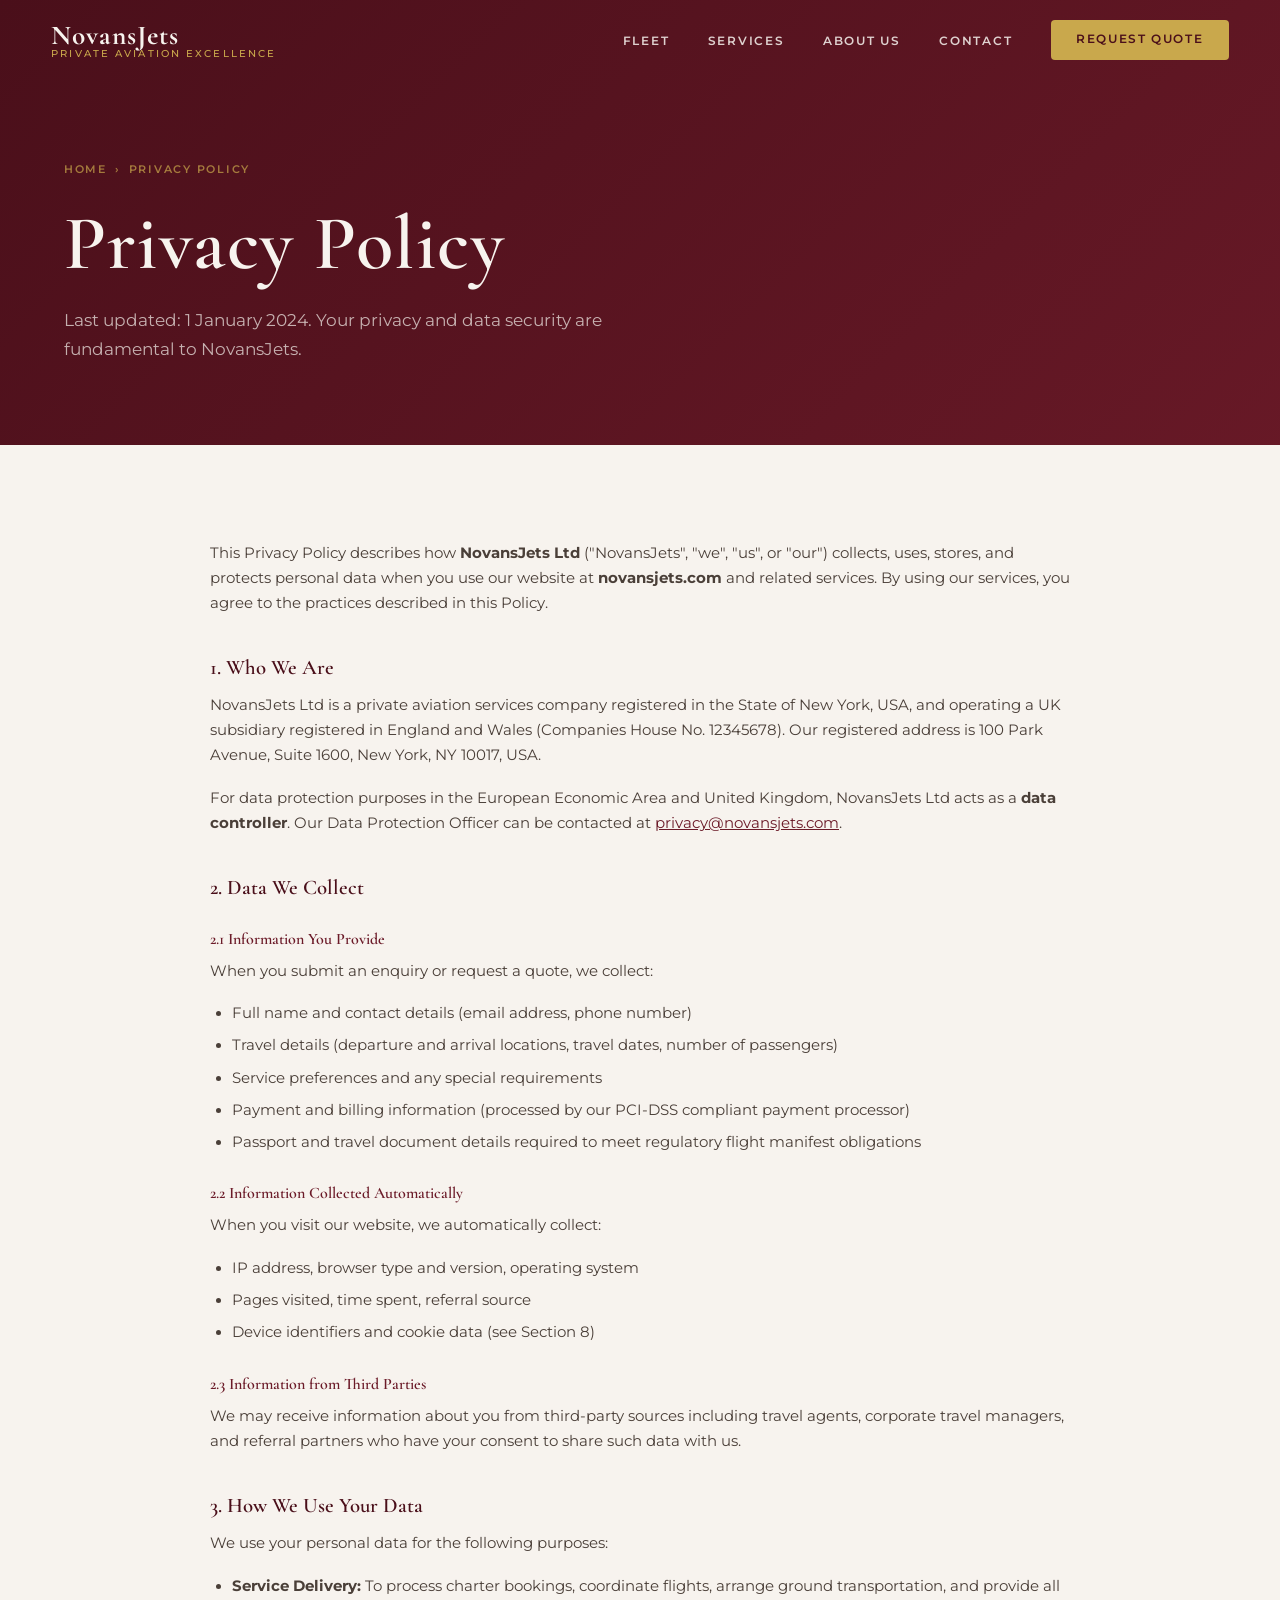
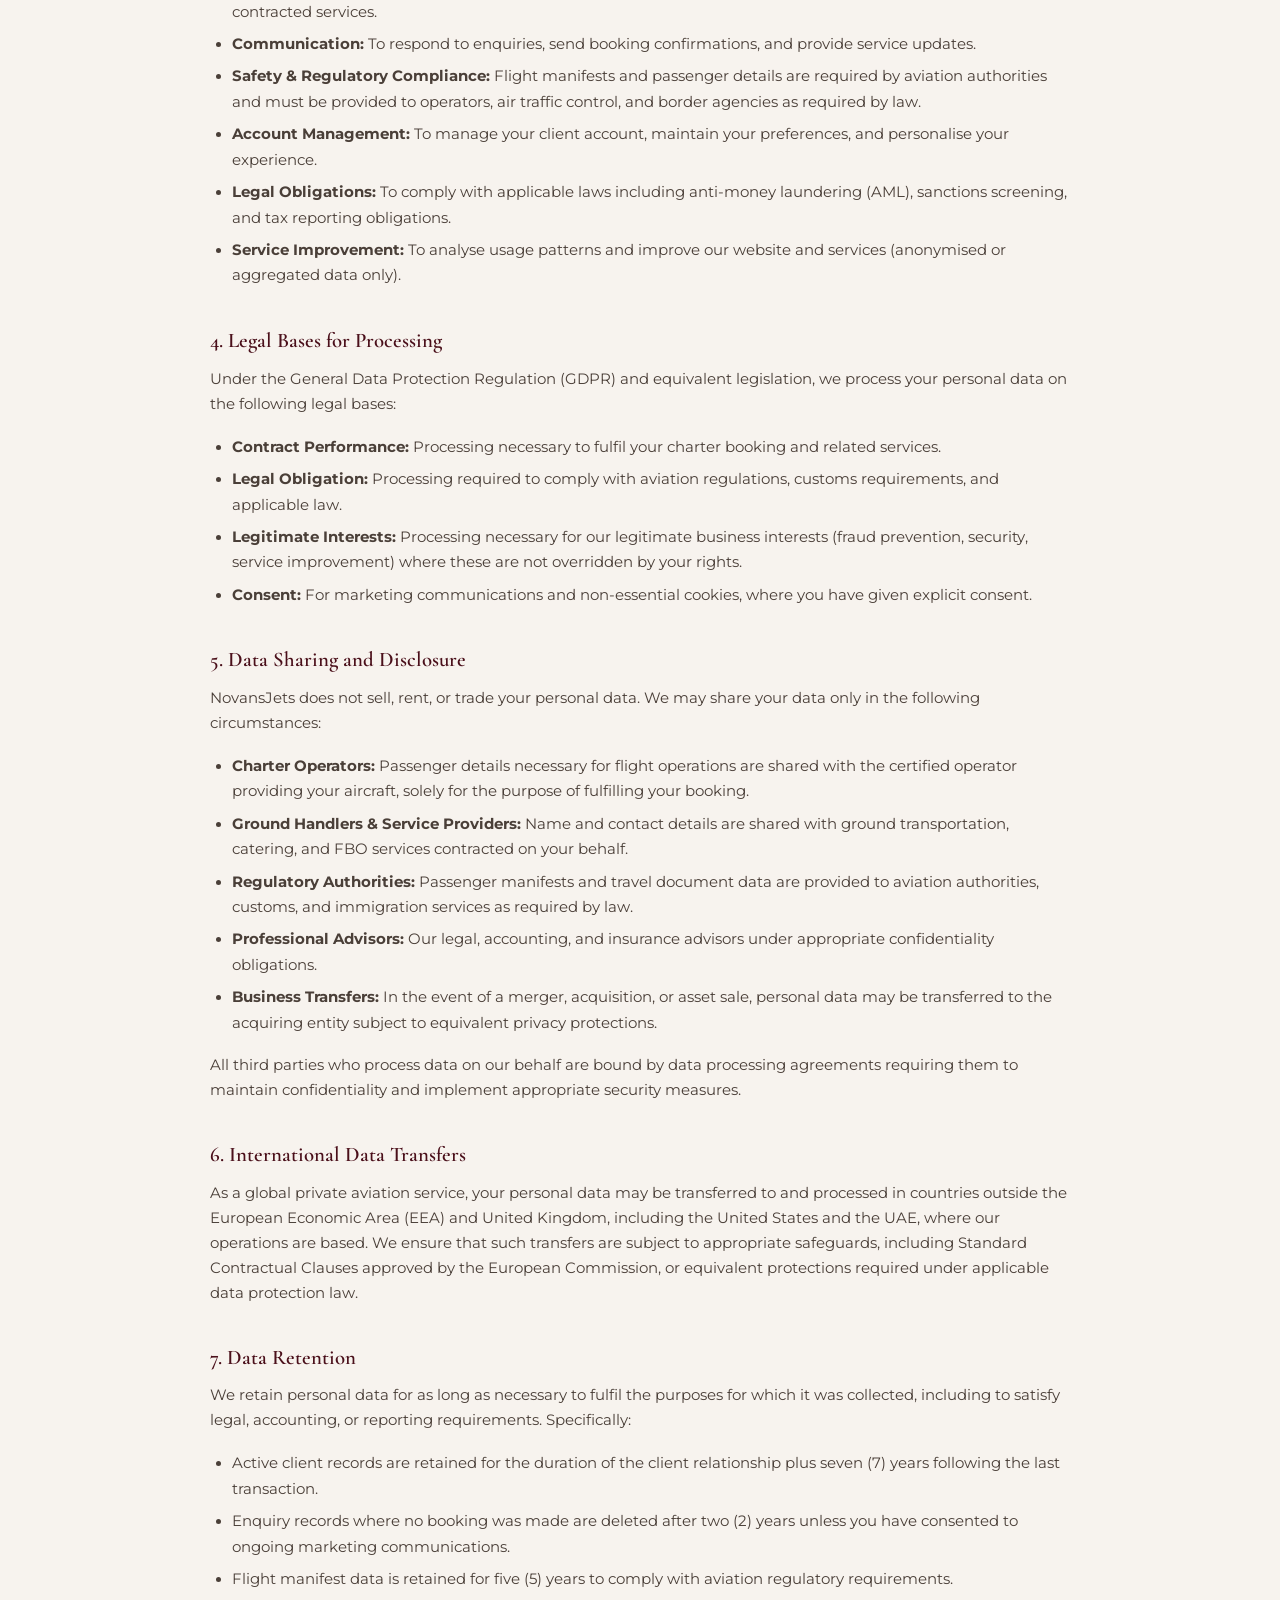
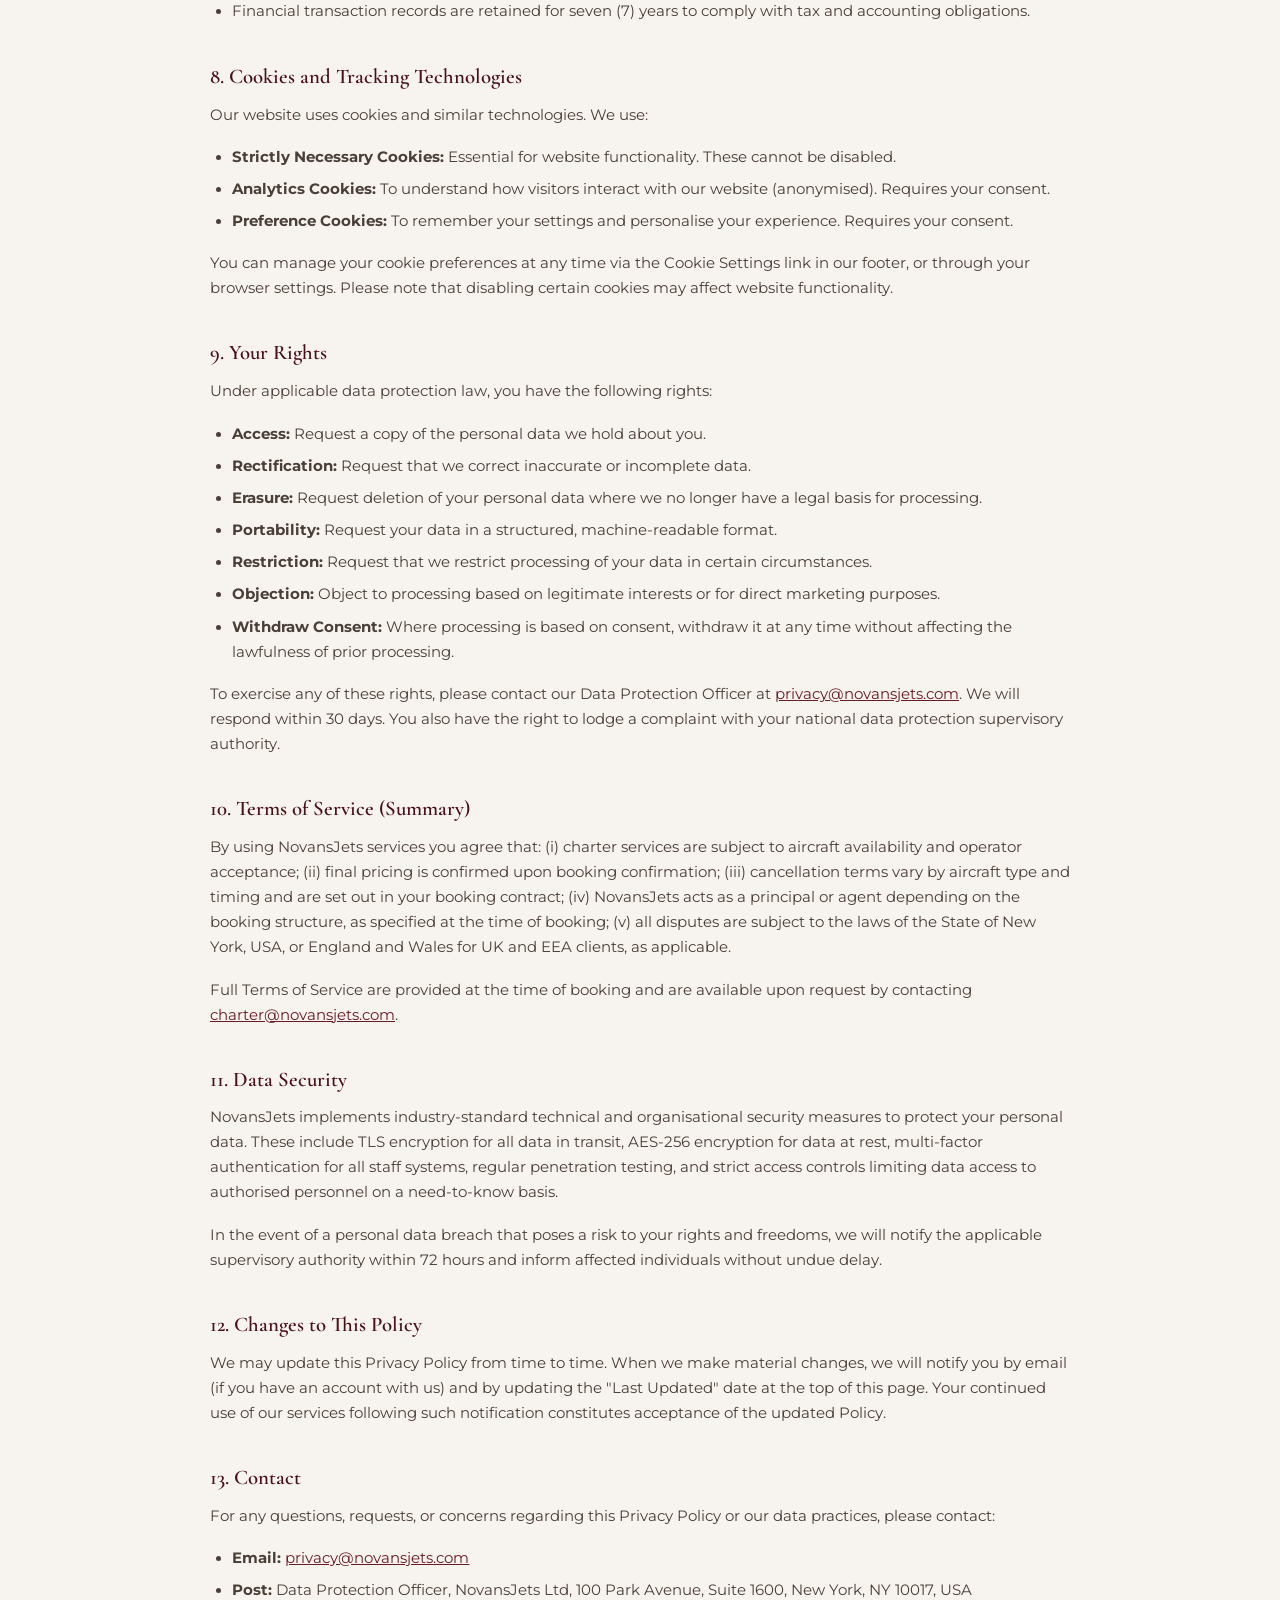
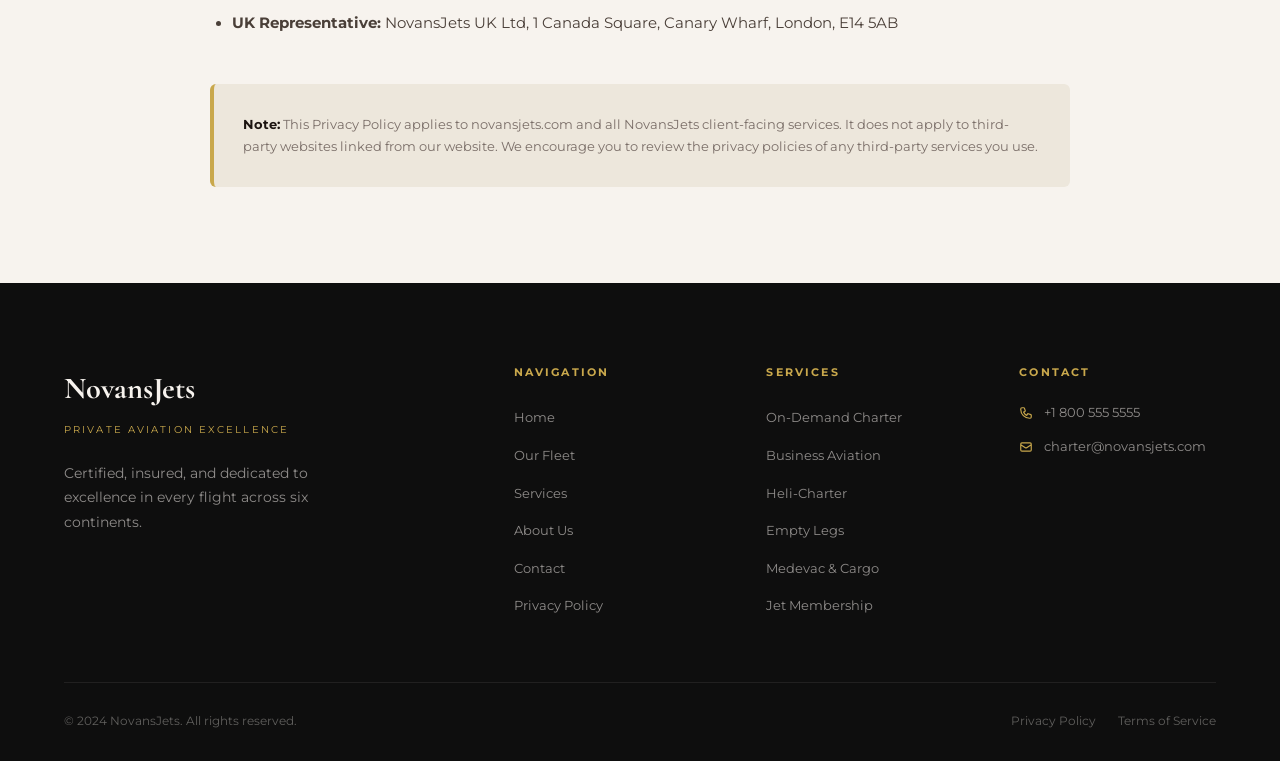
<file: pages/privacy.html>
<!DOCTYPE html>
<html lang="en">
<head>
  <meta charset="UTF-8" />
  <meta name="viewport" content="width=device-width, initial-scale=1.0" />
  <meta name="description" content="NovansJets Privacy Policy – How we collect, use, and protect your personal data." />
  <title>Privacy Policy | NovansJets Private Aviation</title>

  <link rel="preconnect" href="https://fonts.googleapis.com" />
  <link rel="preconnect" href="https://fonts.gstatic.com" crossorigin />
  <link href="https://fonts.googleapis.com/css2?family=Cormorant+Garamond:ital,wght@0,400;0,600;0,700;1,400&family=Montserrat:wght@400;500;600;700&display=swap" rel="stylesheet" />
  <link rel="stylesheet" href="../css/style.css" />
</head>
<body class="subpage">

  <canvas id="map-canvas" class="map-bg-canvas" aria-hidden="true"></canvas>

  <div class="subpage-content">

    <!-- ══ NAVIGATION ══ -->
    <nav id="navbar" class="navbar navbar--solid" aria-label="Main navigation">
      <div class="navbar__inner">
        <a href="../index.html" class="navbar__logo" aria-label="NovansJets Home">
          <span class="navbar__logo-text">NovansJets</span>
          <span class="navbar__logo-tagline">Private Aviation Excellence</span>
        </a>
        <ul id="nav-menu" class="navbar__menu" role="list">
          <li><a href="fleet.html"    class="navbar__link" data-page="fleet.html">Fleet</a></li>
          <li><a href="services.html" class="navbar__link" data-page="services.html">Services</a></li>
          <li><a href="about.html"    class="navbar__link" data-page="about.html">About Us</a></li>
          <li><a href="contact.html"  class="navbar__link" data-page="contact.html">Contact</a></li>
          <li><a href="contact.html"  class="btn btn--gold btn--sm navbar__cta">Request Quote</a></li>
        </ul>
        <button id="hamburger" class="navbar__hamburger" aria-label="Toggle menu" aria-expanded="false">
          <span></span><span></span><span></span>
        </button>
      </div>
    </nav>

    <!-- ══ PAGE HERO ══ -->
    <header class="page-hero" aria-labelledby="privacy-hero-heading">
      <div class="page-hero__overlay" style="background:linear-gradient(135deg,rgba(74,15,26,0.96) 0%,rgba(107,26,40,0.88) 100%);"></div>
      <div class="container page-hero__content">
        <nav class="page-hero__breadcrumb" aria-label="Breadcrumb">
          <a href="../index.html">Home</a> <span>›</span> Privacy Policy
        </nav>
        <h1 id="privacy-hero-heading" class="page-hero__title">Privacy Policy</h1>
        <p class="page-hero__subtitle">Last updated: 1 January 2024. Your privacy and data security are fundamental to NovansJets.</p>
      </div>
    </header>

    <main>
      <section class="section section--cream">
        <div class="container container--narrow">
          <div class="privacy-content">

            <p>This Privacy Policy describes how <strong>NovansJets Ltd</strong> ("NovansJets", "we", "us", or "our") collects, uses, stores, and protects personal data when you use our website at <strong>novansjets.com</strong> and related services. By using our services, you agree to the practices described in this Policy.</p>

            <h3>1. Who We Are</h3>
            <p>NovansJets Ltd is a private aviation services company registered in the State of New York, USA, and operating a UK subsidiary registered in England and Wales (Companies House No. 12345678). Our registered address is 100 Park Avenue, Suite 1600, New York, NY 10017, USA.</p>
            <p>For data protection purposes in the European Economic Area and United Kingdom, NovansJets Ltd acts as a <strong>data controller</strong>. Our Data Protection Officer can be contacted at <a href="mailto:privacy@novansjets.com" style="color:var(--burgundy); text-decoration:underline;">privacy@novansjets.com</a>.</p>

            <h3>2. Data We Collect</h3>
            <h4>2.1 Information You Provide</h4>
            <p>When you submit an enquiry or request a quote, we collect:</p>
            <ul>
              <li>Full name and contact details (email address, phone number)</li>
              <li>Travel details (departure and arrival locations, travel dates, number of passengers)</li>
              <li>Service preferences and any special requirements</li>
              <li>Payment and billing information (processed by our PCI-DSS compliant payment processor)</li>
              <li>Passport and travel document details required to meet regulatory flight manifest obligations</li>
            </ul>

            <h4>2.2 Information Collected Automatically</h4>
            <p>When you visit our website, we automatically collect:</p>
            <ul>
              <li>IP address, browser type and version, operating system</li>
              <li>Pages visited, time spent, referral source</li>
              <li>Device identifiers and cookie data (see Section 8)</li>
            </ul>

            <h4>2.3 Information from Third Parties</h4>
            <p>We may receive information about you from third-party sources including travel agents, corporate travel managers, and referral partners who have your consent to share such data with us.</p>

            <h3>3. How We Use Your Data</h3>
            <p>We use your personal data for the following purposes:</p>
            <ul>
              <li><strong>Service Delivery:</strong> To process charter bookings, coordinate flights, arrange ground transportation, and provide all contracted services.</li>
              <li><strong>Communication:</strong> To respond to enquiries, send booking confirmations, and provide service updates.</li>
              <li><strong>Safety &amp; Regulatory Compliance:</strong> Flight manifests and passenger details are required by aviation authorities and must be provided to operators, air traffic control, and border agencies as required by law.</li>
              <li><strong>Account Management:</strong> To manage your client account, maintain your preferences, and personalise your experience.</li>
              <li><strong>Legal Obligations:</strong> To comply with applicable laws including anti-money laundering (AML), sanctions screening, and tax reporting obligations.</li>
              <li><strong>Service Improvement:</strong> To analyse usage patterns and improve our website and services (anonymised or aggregated data only).</li>
            </ul>

            <h3>4. Legal Bases for Processing</h3>
            <p>Under the General Data Protection Regulation (GDPR) and equivalent legislation, we process your personal data on the following legal bases:</p>
            <ul>
              <li><strong>Contract Performance:</strong> Processing necessary to fulfil your charter booking and related services.</li>
              <li><strong>Legal Obligation:</strong> Processing required to comply with aviation regulations, customs requirements, and applicable law.</li>
              <li><strong>Legitimate Interests:</strong> Processing necessary for our legitimate business interests (fraud prevention, security, service improvement) where these are not overridden by your rights.</li>
              <li><strong>Consent:</strong> For marketing communications and non-essential cookies, where you have given explicit consent.</li>
            </ul>

            <h3>5. Data Sharing and Disclosure</h3>
            <p>NovansJets does not sell, rent, or trade your personal data. We may share your data only in the following circumstances:</p>
            <ul>
              <li><strong>Charter Operators:</strong> Passenger details necessary for flight operations are shared with the certified operator providing your aircraft, solely for the purpose of fulfilling your booking.</li>
              <li><strong>Ground Handlers &amp; Service Providers:</strong> Name and contact details are shared with ground transportation, catering, and FBO services contracted on your behalf.</li>
              <li><strong>Regulatory Authorities:</strong> Passenger manifests and travel document data are provided to aviation authorities, customs, and immigration services as required by law.</li>
              <li><strong>Professional Advisors:</strong> Our legal, accounting, and insurance advisors under appropriate confidentiality obligations.</li>
              <li><strong>Business Transfers:</strong> In the event of a merger, acquisition, or asset sale, personal data may be transferred to the acquiring entity subject to equivalent privacy protections.</li>
            </ul>
            <p>All third parties who process data on our behalf are bound by data processing agreements requiring them to maintain confidentiality and implement appropriate security measures.</p>

            <h3>6. International Data Transfers</h3>
            <p>As a global private aviation service, your personal data may be transferred to and processed in countries outside the European Economic Area (EEA) and United Kingdom, including the United States and the UAE, where our operations are based. We ensure that such transfers are subject to appropriate safeguards, including Standard Contractual Clauses approved by the European Commission, or equivalent protections required under applicable data protection law.</p>

            <h3>7. Data Retention</h3>
            <p>We retain personal data for as long as necessary to fulfil the purposes for which it was collected, including to satisfy legal, accounting, or reporting requirements. Specifically:</p>
            <ul>
              <li>Active client records are retained for the duration of the client relationship plus seven (7) years following the last transaction.</li>
              <li>Enquiry records where no booking was made are deleted after two (2) years unless you have consented to ongoing marketing communications.</li>
              <li>Flight manifest data is retained for five (5) years to comply with aviation regulatory requirements.</li>
              <li>Financial transaction records are retained for seven (7) years to comply with tax and accounting obligations.</li>
            </ul>

            <h3>8. Cookies and Tracking Technologies</h3>
            <p>Our website uses cookies and similar technologies. We use:</p>
            <ul>
              <li><strong>Strictly Necessary Cookies:</strong> Essential for website functionality. These cannot be disabled.</li>
              <li><strong>Analytics Cookies:</strong> To understand how visitors interact with our website (anonymised). Requires your consent.</li>
              <li><strong>Preference Cookies:</strong> To remember your settings and personalise your experience. Requires your consent.</li>
            </ul>
            <p>You can manage your cookie preferences at any time via the Cookie Settings link in our footer, or through your browser settings. Please note that disabling certain cookies may affect website functionality.</p>

            <h3>9. Your Rights</h3>
            <p>Under applicable data protection law, you have the following rights:</p>
            <ul>
              <li><strong>Access:</strong> Request a copy of the personal data we hold about you.</li>
              <li><strong>Rectification:</strong> Request that we correct inaccurate or incomplete data.</li>
              <li><strong>Erasure:</strong> Request deletion of your personal data where we no longer have a legal basis for processing.</li>
              <li><strong>Portability:</strong> Request your data in a structured, machine-readable format.</li>
              <li><strong>Restriction:</strong> Request that we restrict processing of your data in certain circumstances.</li>
              <li><strong>Objection:</strong> Object to processing based on legitimate interests or for direct marketing purposes.</li>
              <li><strong>Withdraw Consent:</strong> Where processing is based on consent, withdraw it at any time without affecting the lawfulness of prior processing.</li>
            </ul>
            <p>To exercise any of these rights, please contact our Data Protection Officer at <a href="mailto:privacy@novansjets.com" style="color:var(--burgundy); text-decoration:underline;">privacy@novansjets.com</a>. We will respond within 30 days. You also have the right to lodge a complaint with your national data protection supervisory authority.</p>

            <h3 id="terms">10. Terms of Service (Summary)</h3>
            <p>By using NovansJets services you agree that: (i) charter services are subject to aircraft availability and operator acceptance; (ii) final pricing is confirmed upon booking confirmation; (iii) cancellation terms vary by aircraft type and timing and are set out in your booking contract; (iv) NovansJets acts as a principal or agent depending on the booking structure, as specified at the time of booking; (v) all disputes are subject to the laws of the State of New York, USA, or England and Wales for UK and EEA clients, as applicable.</p>
            <p>Full Terms of Service are provided at the time of booking and are available upon request by contacting <a href="mailto:charter@novansjets.com" style="color:var(--burgundy); text-decoration:underline;">charter@novansjets.com</a>.</p>

            <h3>11. Data Security</h3>
            <p>NovansJets implements industry-standard technical and organisational security measures to protect your personal data. These include TLS encryption for all data in transit, AES-256 encryption for data at rest, multi-factor authentication for all staff systems, regular penetration testing, and strict access controls limiting data access to authorised personnel on a need-to-know basis.</p>
            <p>In the event of a personal data breach that poses a risk to your rights and freedoms, we will notify the applicable supervisory authority within 72 hours and inform affected individuals without undue delay.</p>

            <h3>12. Changes to This Policy</h3>
            <p>We may update this Privacy Policy from time to time. When we make material changes, we will notify you by email (if you have an account with us) and by updating the "Last Updated" date at the top of this page. Your continued use of our services following such notification constitutes acceptance of the updated Policy.</p>

            <h3>13. Contact</h3>
            <p>For any questions, requests, or concerns regarding this Privacy Policy or our data practices, please contact:</p>
            <ul>
              <li><strong>Email:</strong> <a href="mailto:privacy@novansjets.com" style="color:var(--burgundy); text-decoration:underline;">privacy@novansjets.com</a></li>
              <li><strong>Post:</strong> Data Protection Officer, NovansJets Ltd, 100 Park Avenue, Suite 1600, New York, NY 10017, USA</li>
              <li><strong>UK Representative:</strong> NovansJets UK Ltd, 1 Canada Square, Canary Wharf, London, E14 5AB</li>
            </ul>

            <div style="margin-top:3rem; padding:1.8rem; background:var(--cream-dark); border-radius:6px; border-left:4px solid var(--gold);">
              <p style="font-size:0.82rem; color:var(--text-light); margin:0;"><strong style="color:var(--text-dark);">Note:</strong> This Privacy Policy applies to novansjets.com and all NovansJets client-facing services. It does not apply to third-party websites linked from our website. We encourage you to review the privacy policies of any third-party services you use.</p>
            </div>

          </div>
        </div>
      </section>
    </main>

    <!-- ══ FOOTER ══ -->
    <footer class="footer" role="contentinfo">
      <div class="container">
        <div class="footer__grid">
          <div>
            <div class="footer__brand-text">NovansJets</div>
            <div class="footer__brand-tag">Private Aviation Excellence</div>
            <p class="footer__brand-desc">Certified, insured, and dedicated to excellence in every flight across six continents.</p>
          </div>
          <div>
            <div class="footer__col-title">Navigation</div>
            <ul class="footer__link-list">
              <li><a href="../index.html" class="footer__link">Home</a></li>
              <li><a href="fleet.html"    class="footer__link">Our Fleet</a></li>
              <li><a href="services.html" class="footer__link">Services</a></li>
              <li><a href="about.html"    class="footer__link">About Us</a></li>
              <li><a href="contact.html"  class="footer__link">Contact</a></li>
              <li><a href="privacy.html"  class="footer__link">Privacy Policy</a></li>
            </ul>
          </div>
          <div>
            <div class="footer__col-title">Services</div>
            <ul class="footer__link-list">
              <li><a href="services.html#on-demand"  class="footer__link">On-Demand Charter</a></li>
              <li><a href="services.html#business"   class="footer__link">Business Aviation</a></li>
              <li><a href="services.html#helicopter" class="footer__link">Heli-Charter</a></li>
              <li><a href="services.html#empty-legs" class="footer__link">Empty Legs</a></li>
              <li><a href="services.html#medevac"    class="footer__link">Medevac &amp; Cargo</a></li>
              <li><a href="services.html#membership" class="footer__link">Jet Membership</a></li>
            </ul>
          </div>
          <div>
            <div class="footer__col-title">Contact</div>
            <div class="footer__contact-item">
              <svg xmlns="http://www.w3.org/2000/svg" fill="none" viewBox="0 0 24 24" stroke="currentColor" stroke-width="2"><path stroke-linecap="round" stroke-linejoin="round" d="M3 5a2 2 0 012-2h3.28a1 1 0 01.948.684l1.498 4.493a1 1 0 01-.502 1.21l-2.257 1.13a11.042 11.042 0 005.516 5.516l1.13-2.257a1 1 0 011.21-.502l4.493 1.498a1 1 0 01.684.949V19a2 2 0 01-2 2h-1C9.716 21 3 14.284 3 6V5z"/></svg>
              <span class="footer__contact-text">+1 800 555 5555</span>
            </div>
            <div class="footer__contact-item">
              <svg xmlns="http://www.w3.org/2000/svg" fill="none" viewBox="0 0 24 24" stroke="currentColor" stroke-width="2"><path stroke-linecap="round" stroke-linejoin="round" d="M3 8l7.89 5.26a2 2 0 002.22 0L21 8M5 19h14a2 2 0 002-2V7a2 2 0 00-2-2H5a2 2 0 00-2 2v10a2 2 0 002 2z"/></svg>
              <span class="footer__contact-text">charter@novansjets.com</span>
            </div>
          </div>
        </div>
        <div class="footer__bottom">
          <span class="footer__bottom-text">© 2024 NovansJets. All rights reserved.</span>
          <div class="footer__bottom-links">
            <a href="privacy.html" class="footer__bottom-link">Privacy Policy</a>
            <a href="#terms" class="footer__bottom-link">Terms of Service</a>
          </div>
        </div>
      </div>
    </footer>

  </div>

  <script src="../js/aircraft-data.js"></script>
  <script src="../js/main.js"></script>
  <script src="../js/map-animation.js"></script>
</body>
</html>
</file>
<file: css/style.css>
/* ============================================================
   NovansJets – Global Stylesheet
   Palette: Burgundy · Cream · Warm Gray · Gold
   ============================================================ */

/* ---------- CSS Custom Properties ---------- */
:root {
  --burgundy:       #6B1A28;
  --burgundy-dark:  #4A0F1A;
  --burgundy-light: #8B2D3E;
  --burgundy-muted: #9A4458;
  --cream:          #F7F3EE;
  --cream-dark:     #EDE7DC;
  --warm-gray:      #8C8278;
  --warm-gray-light:#B5AFA9;
  --gold:           #C9A84C;
  --gold-light:     #DFC17B;
  --silver:         #A8A8A8;
  --white:          #FFFFFF;
  --black:          #0E0E0E;
  --text-dark:      #1C1410;
  --text-mid:       #4A3F38;
  --text-light:     #7A6E68;

  --font-serif:     'Cormorant Garamond', 'Georgia', serif;
  --font-sans:      'Montserrat', 'Helvetica Neue', Arial, sans-serif;

  --transition:     all 0.35s cubic-bezier(0.4, 0, 0.2, 1);
  --shadow-sm:      0 2px 12px rgba(107,26,40,0.08);
  --shadow-md:      0 8px 32px rgba(107,26,40,0.14);
  --shadow-lg:      0 20px 60px rgba(107,26,40,0.20);
  --border-radius:  4px;
  --nav-height:     80px;
}

/* ---------- Reset & Base ---------- */
*, *::before, *::after { box-sizing: border-box; margin: 0; padding: 0; }

html { scroll-behavior: smooth; font-size: 16px; }

body {
  font-family: var(--font-sans);
  background-color: var(--cream);
  color: var(--text-dark);
  line-height: 1.7;
  overflow-x: hidden;
}

img { max-width: 100%; height: auto; display: block; }

a { color: inherit; text-decoration: none; }

ul { list-style: none; }

/* ---------- Typography ---------- */
h1, h2, h3, h4, h5 {
  font-family: var(--font-serif);
  font-weight: 600;
  line-height: 1.2;
  color: var(--burgundy-dark);
}

h1 { font-size: clamp(2.6rem, 6vw, 5.5rem); letter-spacing: 0.02em; }
h2 { font-size: clamp(2rem, 4vw, 3.4rem); letter-spacing: 0.02em; }
h3 { font-size: clamp(1.4rem, 2.5vw, 2rem); }
h4 { font-size: 1.3rem; }
h5 { font-size: 1rem; text-transform: uppercase; letter-spacing: 0.12em; font-family: var(--font-sans); font-weight: 600; }

p { font-size: 1rem; color: var(--text-mid); margin-bottom: 1.2em; }
p:last-child { margin-bottom: 0; }

.section-label {
  font-family: var(--font-sans);
  font-size: 0.72rem;
  font-weight: 600;
  letter-spacing: 0.2em;
  text-transform: uppercase;
  color: var(--gold);
  margin-bottom: 0.8rem;
  display: block;
}

/* ---------- Utility ---------- */
.container {
  width: 90%;
  max-width: 1280px;
  margin: 0 auto;
}

.container--narrow { max-width: 860px; }

.text-center { text-align: center; }
.text-left   { text-align: left; }

.mt-sm { margin-top: 1.5rem; }
.mt-md { margin-top: 3rem; }
.mt-lg { margin-top: 5rem; }

.pb-lg { padding-bottom: 6rem; }

.divider {
  width: 56px;
  height: 2px;
  background: var(--gold);
  margin: 1.2rem auto 2.2rem;
}
.divider--left { margin-left: 0; }

/* ---------- Buttons ---------- */
.btn {
  display: inline-flex;
  align-items: center;
  gap: 0.5rem;
  padding: 0.9rem 2.2rem;
  font-family: var(--font-sans);
  font-size: 0.78rem;
  font-weight: 600;
  letter-spacing: 0.14em;
  text-transform: uppercase;
  cursor: pointer;
  border: none;
  transition: var(--transition);
  border-radius: var(--border-radius);
  position: relative;
  overflow: hidden;
}

.btn--primary {
  background: var(--burgundy);
  color: var(--cream);
}
.btn--primary:hover {
  background: var(--burgundy-dark);
  transform: translateY(-2px);
  box-shadow: var(--shadow-md);
}

.btn--outline {
  background: transparent;
  color: var(--burgundy);
  border: 1.5px solid var(--burgundy);
}
.btn--outline:hover {
  background: var(--burgundy);
  color: var(--cream);
  transform: translateY(-2px);
}

.btn--gold {
  background: var(--gold);
  color: var(--burgundy-dark);
}
.btn--gold:hover {
  background: var(--gold-light);
  transform: translateY(-2px);
  box-shadow: 0 6px 20px rgba(201,168,76,0.35);
}

.btn--light {
  background: var(--cream);
  color: var(--burgundy-dark);
}
.btn--light:hover {
  background: var(--white);
  transform: translateY(-2px);
}

.btn--sm {
  padding: 0.6rem 1.4rem;
  font-size: 0.72rem;
}

/* ---------- Navigation ---------- */
.navbar {
  position: fixed;
  top: 0;
  left: 0;
  right: 0;
  height: var(--nav-height);
  z-index: 1000;
  display: flex;
  align-items: center;
  transition: var(--transition);
  padding: 0 4%;
}

.navbar--transparent {
  background: transparent;
}

.navbar--solid {
  background: rgba(74,15,26,0.97);
  backdrop-filter: blur(12px);
  -webkit-backdrop-filter: blur(12px);
  box-shadow: 0 2px 30px rgba(0,0,0,0.25);
}

.navbar__inner {
  display: flex;
  align-items: center;
  justify-content: space-between;
  width: 100%;
}

.navbar__logo {
  display: flex;
  flex-direction: column;
  line-height: 1;
}

.navbar__logo-text {
  font-family: var(--font-serif);
  font-size: 1.7rem;
  font-weight: 700;
  color: var(--cream);
  letter-spacing: 0.04em;
}

.navbar__logo-tagline {
  font-size: 0.6rem;
  letter-spacing: 0.22em;
  text-transform: uppercase;
  color: var(--gold);
  font-family: var(--font-sans);
  font-weight: 500;
}

.navbar__menu {
  display: flex;
  align-items: center;
  gap: 2.4rem;
}

.navbar__link {
  font-family: var(--font-sans);
  font-size: 0.72rem;
  font-weight: 600;
  letter-spacing: 0.15em;
  text-transform: uppercase;
  color: rgba(247,243,238,0.85);
  position: relative;
  transition: var(--transition);
}

.navbar__link::after {
  content: '';
  position: absolute;
  bottom: -4px;
  left: 0;
  width: 0;
  height: 1px;
  background: var(--gold);
  transition: width 0.3s ease;
}

.navbar__link:hover { color: var(--cream); }
.navbar__link:hover::after { width: 100%; }
.navbar__link.active { color: var(--gold); }
.navbar__link.active::after { width: 100%; }

.navbar__cta {
  font-size: 0.72rem;
  padding: 0.65rem 1.6rem;
}

.navbar__hamburger {
  display: none;
  flex-direction: column;
  gap: 5px;
  cursor: pointer;
  padding: 8px;
}
.navbar__hamburger span {
  display: block;
  width: 24px;
  height: 1.5px;
  background: var(--cream);
  transition: var(--transition);
}

/* ---------- Hero Section ---------- */
.hero {
  position: relative;
  width: 100%;
  height: 100vh;
  min-height: 700px;
  display: flex;
  align-items: flex-end;
  overflow: hidden;
}

.hero__bg {
  position: absolute;
  inset: 0;
  background-image: url('../assets/hero-fleet.jpg');
  background-size: cover;
  background-position: center 40%;
  background-repeat: no-repeat;
  transform: scale(1.04);
  transition: transform 8s ease-out;
}

.hero__bg--loaded { transform: scale(1); }

/* Fallback gradient when image not available */
.hero__bg--fallback {
  background: linear-gradient(160deg, 
    #1a0a0e 0%, 
    #2c1018 20%, 
    #3d1520 40%,
    #2a0d14 60%,
    #1e0a10 80%,
    #0e0509 100%);
}

.hero__overlay {
  position: absolute;
  inset: 0;
  background: linear-gradient(
    to top,
    rgba(10,3,5,0.85) 0%,
    rgba(10,3,5,0.4) 40%,
    rgba(10,3,5,0.15) 70%,
    rgba(10,3,5,0.05) 100%
  );
}

.hero__runway-silhouette {
  position: absolute;
  bottom: 0;
  left: 0;
  right: 0;
  height: 45%;
  background: linear-gradient(to top, rgba(5,1,2,0.6) 0%, transparent 100%);
}

/* Aircraft hotspot layer must be above hero content so buttons are always clickable */
.hero__aircraft-layer {
  position: absolute;
  inset: 0;
  z-index: 35;  /* above hero__content (30) */
  pointer-events: none; /* layer itself doesn't block, only the buttons inside do */
}

/* ---------- Aircraft Hotspot Buttons ---------- */
.aircraft-hotspot {
  position: absolute;
  cursor: pointer;
  transform: translate(-50%, -50%);
  z-index: 35;
  pointer-events: auto; /* re-enable on the actual buttons */
}

.aircraft-hotspot__pulse {
  position: absolute;
  top: 50%;
  left: 50%;
  transform: translate(-50%, -50%);
  width: 36px;
  height: 36px;
  border-radius: 50%;
  border: 1.5px solid rgba(201,168,76,0.6);
  animation: pulse-ring 2.8s ease-out infinite;
}

.aircraft-hotspot__dot {
  width: 10px;
  height: 10px;
  background: var(--gold);
  border-radius: 50%;
  border: 1.5px solid rgba(255,255,255,0.9);
  box-shadow: 0 0 12px rgba(201,168,76,0.8);
  transition: transform 0.2s ease, box-shadow 0.2s ease;
}

.aircraft-hotspot:hover .aircraft-hotspot__dot {
  transform: scale(1.4);
  box-shadow: 0 0 20px rgba(201,168,76,1);
}

.aircraft-hotspot__label {
  position: absolute;
  top: -34px;
  left: 50%;
  transform: translateX(-50%);
  white-space: nowrap;
  background: rgba(74,15,26,0.88);
  backdrop-filter: blur(8px);
  color: var(--cream);
  font-size: 0.56rem;
  font-weight: 700;
  letter-spacing: 0.18em;
  text-transform: uppercase;
  padding: 0.3rem 0.75rem;
  border-radius: 2px;
  border-top: 1px solid var(--gold);
  pointer-events: none;
  opacity: 0;
  transition: opacity 0.25s ease, transform 0.25s ease;
  transform: translateX(-50%) translateY(4px);
}

.aircraft-hotspot:hover .aircraft-hotspot__label {
  opacity: 1;
  transform: translateX(-50%) translateY(0);
}

@keyframes pulse-ring {
  0%   { transform: translate(-50%,-50%) scale(1); opacity: 0.7; }
  70%  { transform: translate(-50%,-50%) scale(2.4); opacity: 0; }
  100% { transform: translate(-50%,-50%) scale(2.4); opacity: 0; }
}

/* ---------- Hero Content ---------- */
.hero__content {
  position: relative;
  z-index: 30;
  width: 100%;
  padding: 0 5% 7%;
  pointer-events: none; /* don't block aircraft hotspot clicks behind the text block */
}

/* Re-enable interaction on all interactive children */
.hero__content a,
.hero__content button {
  pointer-events: auto;
}

.hero__eyebrow {
  font-size: 0.65rem;
  font-weight: 600;
  letter-spacing: 0.28em;
  text-transform: uppercase;
  color: var(--gold);
  margin-bottom: 1rem;
  display: flex;
  align-items: center;
  gap: 0.8rem;
}

.hero__eyebrow::before {
  content: '';
  display: inline-block;
  width: 32px;
  height: 1px;
  background: var(--gold);
}

.hero__title {
  color: var(--cream);
  margin-bottom: 1.2rem;
  max-width: 680px;
}

.hero__title span { color: var(--gold); }

.hero__subtitle {
  font-size: clamp(1rem, 1.6vw, 1.15rem);
  color: rgba(247,243,238,0.75);
  max-width: 520px;
  margin-bottom: 2.4rem;
  line-height: 1.8;
  font-family: var(--font-sans);
}

.hero__actions {
  display: flex;
  gap: 1rem;
  flex-wrap: wrap;
}

.hero__scroll-hint {
  position: absolute;
  bottom: 2.5rem;
  right: 5%;
  display: flex;
  flex-direction: column;
  align-items: center;
  gap: 0.5rem;
  z-index: 30;
  color: rgba(247,243,238,0.5);
  font-size: 0.6rem;
  letter-spacing: 0.2em;
  text-transform: uppercase;
}

.hero__scroll-line {
  width: 1px;
  height: 48px;
  background: linear-gradient(to bottom, rgba(201,168,76,0.8), transparent);
  animation: scroll-line 2s ease-in-out infinite;
}

@keyframes scroll-line {
  0%, 100% { opacity: 0.4; transform: scaleY(1); }
  50%       { opacity: 1;   transform: scaleY(1.15); }
}

/* ---------- Section Base ---------- */
.section {
  padding: 6rem 0;
}
.section--sm { padding: 4rem 0; }
.section--lg { padding: 9rem 0; }

.section--dark {
  background: var(--burgundy-dark);
  color: var(--cream);
}

.section--dark h2,
.section--dark h3,
.section--dark h4,
.section--dark h5 { color: var(--cream); }

.section--dark p { color: rgba(247,243,238,0.75); }

.section--charcoal {
  background: #120609;
  color: var(--cream);
}

.section--charcoal h2,
.section--charcoal h3,
.section--charcoal h4 { color: var(--cream); }
.section--charcoal p { color: rgba(247,243,238,0.7); }

.section--cream { background: var(--cream); }
.section--cream-dark { background: var(--cream-dark); }

/* ---------- Intro / About Snippet ---------- */
.intro-grid {
  display: grid;
  grid-template-columns: 1fr 1fr;
  gap: 5rem;
  align-items: center;
}

.intro-image {
  border-radius: var(--border-radius);
  overflow: hidden;
  position: relative;
}

.intro-image img {
  width: 100%;
  height: 520px;
  object-fit: cover;
  display: block;
}

.intro-image__badge {
  position: absolute;
  bottom: 2rem;
  left: -1.5rem;
  background: var(--burgundy-dark);
  color: var(--cream);
  padding: 1.2rem 1.8rem;
  font-family: var(--font-serif);
}

.intro-image__badge-number {
  font-size: 3rem;
  font-weight: 700;
  line-height: 1;
  color: var(--gold);
  display: block;
}

.intro-image__badge-text {
  font-size: 0.75rem;
  letter-spacing: 0.1em;
  color: var(--cream);
}

/* ---------- Stats Bar ---------- */
.stats-bar {
  background: var(--burgundy-dark);
  padding: 3rem 0;
}

.stats-grid {
  display: grid;
  grid-template-columns: repeat(4, 1fr);
  gap: 2rem;
}

.stat-item {
  text-align: center;
  position: relative;
  padding: 0 1rem;
}

.stat-item + .stat-item::before {
  content: '';
  position: absolute;
  left: 0;
  top: 50%;
  transform: translateY(-50%);
  height: 40px;
  width: 1px;
  background: rgba(201,168,76,0.25);
}

.stat-item__number {
  font-family: var(--font-serif);
  font-size: 3rem;
  font-weight: 700;
  color: var(--gold);
  line-height: 1;
  margin-bottom: 0.4rem;
}

.stat-item__label {
  font-size: 0.68rem;
  font-weight: 600;
  letter-spacing: 0.18em;
  text-transform: uppercase;
  color: rgba(247,243,238,0.65);
}

/* ---------- Services Grid ---------- */
.services-grid {
  display: grid;
  grid-template-columns: repeat(3, 1fr);
  gap: 2px;
  background: var(--burgundy-dark);
  border: 2px solid var(--burgundy-dark);
  border-radius: var(--border-radius);
  overflow: hidden;
}

.service-card {
  background: var(--cream);
  padding: 3rem 2.5rem;
  transition: var(--transition);
  position: relative;
  overflow: hidden;
}

.service-card::before {
  content: '';
  position: absolute;
  bottom: 0;
  left: 0;
  right: 0;
  height: 3px;
  background: var(--gold);
  transform: scaleX(0);
  transition: transform 0.35s ease;
}

.service-card:hover { background: var(--white); transform: translateY(-4px); }
.service-card:hover::before { transform: scaleX(1); }

.service-card__icon {
  width: 52px;
  height: 52px;
  margin-bottom: 1.4rem;
  color: var(--burgundy);
}

.service-card__title {
  font-size: 1.2rem;
  margin-bottom: 0.8rem;
  color: var(--burgundy-dark);
}

.service-card__text {
  font-size: 0.88rem;
  color: var(--text-light);
  line-height: 1.75;
  margin-bottom: 1.4rem;
}

.service-card__link {
  font-size: 0.7rem;
  font-weight: 700;
  letter-spacing: 0.15em;
  text-transform: uppercase;
  color: var(--burgundy);
  display: inline-flex;
  align-items: center;
  gap: 0.4rem;
  transition: gap 0.25s ease, color 0.25s ease;
}
.service-card__link:hover { color: var(--gold); gap: 0.7rem; }

/* ---------- Fleet Preview ---------- */
.fleet-preview-grid {
  display: grid;
  grid-template-columns: repeat(3, 1fr);
  gap: 1.6rem;
}

.fleet-card {
  border-radius: var(--border-radius);
  overflow: hidden;
  background: var(--white);
  box-shadow: var(--shadow-sm);
  transition: var(--transition);
  cursor: pointer;
}
.fleet-card:hover {
  transform: translateY(-6px);
  box-shadow: var(--shadow-md);
}

.fleet-card__img {
  height: 220px;
  overflow: hidden;
  position: relative;
}

.fleet-card__img img {
  width: 100%;
  height: 100%;
  object-fit: cover;
  transition: transform 0.6s ease;
}

.fleet-card:hover .fleet-card__img img { transform: scale(1.06); }

.fleet-card__category {
  position: absolute;
  top: 1rem;
  left: 1rem;
  background: var(--burgundy);
  color: var(--cream);
  font-size: 0.58rem;
  font-weight: 700;
  letter-spacing: 0.18em;
  text-transform: uppercase;
  padding: 0.3rem 0.8rem;
  border-radius: 2px;
}

.fleet-card__body {
  padding: 1.6rem;
}

.fleet-card__name {
  font-size: 1.1rem;
  margin-bottom: 0.4rem;
  color: var(--burgundy-dark);
}

.fleet-card__specs {
  display: flex;
  gap: 1.2rem;
  margin-bottom: 1rem;
  flex-wrap: wrap;
}

.fleet-card__spec {
  font-size: 0.72rem;
  color: var(--text-light);
  display: flex;
  align-items: center;
  gap: 0.3rem;
}

.fleet-card__spec svg {
  width: 13px;
  height: 13px;
  color: var(--gold);
}

/* ---------- Quote CTA Band ---------- */
.quote-band {
  background: var(--burgundy);
  padding: 5rem 0;
  text-align: center;
  position: relative;
  overflow: hidden;
}

.quote-band::before,
.quote-band::after {
  content: '';
  position: absolute;
  border-radius: 50%;
  background: rgba(255,255,255,0.03);
}

.quote-band::before { width: 600px; height: 600px; top: -200px; right: -100px; }
.quote-band::after  { width: 400px; height: 400px; bottom: -150px; left: -80px; }

.quote-band h2 { color: var(--cream); margin-bottom: 1rem; }
.quote-band p { color: rgba(247,243,238,0.75); max-width: 520px; margin: 0 auto 2rem; }

/* ---------- Testimonials ---------- */
.testimonial-grid {
  display: grid;
  grid-template-columns: repeat(3, 1fr);
  gap: 2rem;
}

.testimonial-card {
  background: rgba(255,255,255,0.04);
  border: 1px solid rgba(247,243,238,0.1);
  border-radius: var(--border-radius);
  padding: 2.4rem 2rem;
  position: relative;
}

.testimonial-card__quote-mark {
  font-family: var(--font-serif);
  font-size: 5rem;
  line-height: 0.8;
  color: var(--gold);
  opacity: 0.4;
  margin-bottom: 0.6rem;
}

.testimonial-card__text {
  font-size: 0.92rem;
  color: rgba(247,243,238,0.8);
  line-height: 1.8;
  font-style: italic;
  margin-bottom: 1.4rem;
}

.testimonial-card__author {
  font-size: 0.72rem;
  font-weight: 700;
  letter-spacing: 0.12em;
  text-transform: uppercase;
  color: var(--gold);
}

.testimonial-card__role {
  font-size: 0.68rem;
  color: rgba(247,243,238,0.5);
  margin-top: 0.2rem;
}

/* ---------- Modal ---------- */
.modal-overlay {
  position: fixed;
  inset: 0;
  z-index: 2000;
  background: rgba(10,3,5,0.78);
  backdrop-filter: blur(6px);
  -webkit-backdrop-filter: blur(6px);
  display: flex;
  align-items: center;
  justify-content: center;
  padding: 2rem;
  opacity: 0;
  visibility: hidden;
  transition: opacity 0.35s ease, visibility 0.35s ease;
}

.modal-overlay.active {
  opacity: 1;
  visibility: visible;
}

.modal {
  background: var(--white);
  border-radius: 6px;
  width: 100%;
  max-width: 960px;
  max-height: 90vh;
  overflow: hidden;
  display: flex;
  flex-direction: column;
  transform: translateY(24px) scale(0.97);
  transition: transform 0.4s cubic-bezier(0.34, 1.3, 0.64, 1);
  box-shadow: var(--shadow-lg);
}

.modal-overlay.active .modal {
  transform: translateY(0) scale(1);
}

.modal__header {
  position: relative;
  height: 280px;
  flex-shrink: 0;
  overflow: hidden;
}

.modal__header-img {
  width: 100%;
  height: 100%;
  object-fit: cover;
}

.modal__header-overlay {
  position: absolute;
  inset: 0;
  background: linear-gradient(to top, rgba(74,15,26,0.85) 0%, transparent 60%);
}

.modal__header-content {
  position: absolute;
  bottom: 1.8rem;
  left: 2.2rem;
  right: 5rem;
}

.modal__aircraft-category {
  font-size: 0.62rem;
  font-weight: 700;
  letter-spacing: 0.2em;
  text-transform: uppercase;
  color: var(--gold);
  margin-bottom: 0.4rem;
}

.modal__aircraft-name {
  font-family: var(--font-serif);
  font-size: 2rem;
  color: var(--cream);
  font-weight: 700;
}

.modal__close {
  position: absolute;
  top: 1.2rem;
  right: 1.2rem;
  width: 38px;
  height: 38px;
  background: rgba(74,15,26,0.7);
  border: none;
  border-radius: 50%;
  cursor: pointer;
  display: flex;
  align-items: center;
  justify-content: center;
  color: var(--cream);
  transition: var(--transition);
  z-index: 10;
}
.modal__close:hover { background: var(--burgundy); transform: rotate(90deg); }

.modal__body {
  overflow-y: auto;
  flex: 1;
  padding: 2.2rem 2.4rem;
}

.modal__body::-webkit-scrollbar { width: 4px; }
.modal__body::-webkit-scrollbar-track { background: var(--cream); }
.modal__body::-webkit-scrollbar-thumb { background: var(--burgundy-muted); border-radius: 2px; }

.modal__specs-grid {
  display: grid;
  grid-template-columns: repeat(3, 1fr);
  gap: 1.2rem;
  margin-bottom: 2rem;
  padding-bottom: 2rem;
  border-bottom: 1px solid var(--cream-dark);
}

.modal__spec-item {
  background: var(--cream);
  padding: 1rem 1.2rem;
  border-radius: var(--border-radius);
  border-left: 3px solid var(--gold);
}

.modal__spec-label {
  font-size: 0.62rem;
  font-weight: 700;
  letter-spacing: 0.16em;
  text-transform: uppercase;
  color: var(--warm-gray);
  margin-bottom: 0.3rem;
}

.modal__spec-value {
  font-family: var(--font-serif);
  font-size: 1.3rem;
  font-weight: 700;
  color: var(--burgundy-dark);
}

.modal__spec-unit {
  font-size: 0.75rem;
  color: var(--text-light);
  margin-left: 0.25rem;
}

.modal__section-title {
  font-size: 0.72rem;
  font-weight: 700;
  letter-spacing: 0.18em;
  text-transform: uppercase;
  color: var(--burgundy);
  margin-bottom: 1rem;
}

.modal__usage-list {
  display: flex;
  flex-wrap: wrap;
  gap: 0.6rem;
  margin-bottom: 2rem;
  padding-bottom: 2rem;
  border-bottom: 1px solid var(--cream-dark);
}

.modal__usage-tag {
  background: var(--cream-dark);
  color: var(--text-mid);
  font-size: 0.72rem;
  font-weight: 600;
  letter-spacing: 0.08em;
  padding: 0.4rem 1rem;
  border-radius: 20px;
  border: 1px solid rgba(107,26,40,0.12);
}

.modal__description {
  font-size: 0.9rem;
  color: var(--text-mid);
  line-height: 1.85;
  margin-bottom: 2rem;
  padding-bottom: 2rem;
  border-bottom: 1px solid var(--cream-dark);
}

.modal__gallery {
  display: grid;
  grid-template-columns: repeat(3, 1fr);
  gap: 0.8rem;
  margin-bottom: 2rem;
}

.modal__gallery img {
  height: 130px;
  object-fit: cover;
  border-radius: var(--border-radius);
  transition: var(--transition);
  cursor: pointer;
}

.modal__gallery img:hover { transform: scale(1.03); opacity: 0.9; }

.modal__footer {
  padding: 1.6rem 2.4rem;
  border-top: 1px solid var(--cream-dark);
  display: flex;
  align-items: center;
  justify-content: space-between;
  background: var(--cream);
  flex-shrink: 0;
}

.modal__footer-note {
  font-size: 0.78rem;
  color: var(--text-light);
}

/* ---------- Page Hero (Sub-pages) ---------- */
.page-hero {
  min-height: 44vh;
  display: flex;
  align-items: center;
  position: relative;
  overflow: hidden;
  padding-top: var(--nav-height);
  background: var(--burgundy-dark);
}

.page-hero__bg {
  position: absolute;
  inset: 0;
  background-size: cover;
  background-position: center;
  opacity: 0.35;
}

.page-hero__overlay {
  position: absolute;
  inset: 0;
  background: linear-gradient(135deg, rgba(74,15,26,0.92) 0%, rgba(107,26,40,0.75) 100%);
}

.page-hero__content {
  position: relative;
  z-index: 10;
  padding: 5rem 0;
}

.page-hero__breadcrumb {
  font-size: 0.68rem;
  font-weight: 600;
  letter-spacing: 0.16em;
  text-transform: uppercase;
  color: rgba(201,168,76,0.7);
  margin-bottom: 1.2rem;
  display: flex;
  align-items: center;
  gap: 0.5rem;
}

.page-hero__title { color: var(--cream); margin-bottom: 1rem; }

.page-hero__subtitle {
  font-size: 1.05rem;
  color: rgba(247,243,238,0.7);
  max-width: 540px;
  line-height: 1.75;
}

/* ---------- Animated Map Background ---------- */
.map-bg-canvas {
  position: fixed;
  top: 0;
  left: 0;
  width: 100%;
  height: 100%;
  pointer-events: none;
  z-index: 0;
  opacity: 0;
  transition: opacity 1.5s ease;
}

.map-bg-canvas.visible { opacity: 1; }

.subpage-content { position: relative; z-index: 1; }

/* ---------- Fleet Page Styles ---------- */
.fleet-filter-bar {
  display: flex;
  gap: 0.6rem;
  flex-wrap: wrap;
  margin-bottom: 3rem;
}

.filter-btn {
  padding: 0.55rem 1.4rem;
  font-size: 0.72rem;
  font-weight: 600;
  letter-spacing: 0.1em;
  text-transform: uppercase;
  border: 1.5px solid rgba(107,26,40,0.2);
  background: transparent;
  color: var(--text-mid);
  cursor: pointer;
  border-radius: var(--border-radius);
  transition: var(--transition);
}

.filter-btn:hover,
.filter-btn.active {
  background: var(--burgundy);
  color: var(--cream);
  border-color: var(--burgundy);
}

.fleet-full-grid {
  display: grid;
  grid-template-columns: repeat(3, 1fr);
  gap: 2.4rem;
}

.aircraft-card {
  background: var(--white);
  border-radius: 6px;
  overflow: hidden;
  box-shadow: var(--shadow-sm);
  transition: var(--transition);
}

.aircraft-card:hover {
  transform: translateY(-6px);
  box-shadow: var(--shadow-md);
}

.aircraft-card__img {
  height: 240px;
  overflow: hidden;
  position: relative;
}

.aircraft-card__img img {
  width: 100%;
  height: 100%;
  object-fit: cover;
  transition: transform 0.6s ease;
}

.aircraft-card:hover .aircraft-card__img img { transform: scale(1.06); }

.aircraft-card__range-badge {
  position: absolute;
  top: 1rem;
  right: 1rem;
  background: rgba(74,15,26,0.85);
  color: var(--gold);
  font-size: 0.62rem;
  font-weight: 700;
  letter-spacing: 0.15em;
  padding: 0.3rem 0.8rem;
  border-radius: 2px;
}

.aircraft-card__body { padding: 1.8rem; }

.aircraft-card__category {
  font-size: 0.62rem;
  font-weight: 700;
  letter-spacing: 0.18em;
  text-transform: uppercase;
  color: var(--gold);
  margin-bottom: 0.5rem;
}

.aircraft-card__name {
  font-size: 1.3rem;
  color: var(--burgundy-dark);
  margin-bottom: 1rem;
}

.aircraft-card__spec-row {
  display: flex;
  justify-content: space-between;
  padding: 0.6rem 0;
  border-bottom: 1px solid var(--cream-dark);
  font-size: 0.82rem;
}

.aircraft-card__spec-row:last-of-type { border-bottom: none; }
.aircraft-card__spec-key { color: var(--warm-gray); }
.aircraft-card__spec-val { color: var(--text-dark); font-weight: 600; }

.aircraft-card__actions {
  display: flex;
  gap: 0.8rem;
  margin-top: 1.4rem;
}

/* ---------- Services Page Styles ---------- */
.service-detail {
  display: grid;
  grid-template-columns: 1fr 1fr;
  gap: 5rem;
  align-items: center;
  padding: 5rem 0;
  border-bottom: 1px solid var(--cream-dark);
}

.service-detail:last-child { border-bottom: none; }
.service-detail:nth-child(even) .service-detail__media { order: -1; }

.service-detail__img {
  border-radius: 6px;
  overflow: hidden;
  height: 420px;
}

.service-detail__img img {
  width: 100%;
  height: 100%;
  object-fit: cover;
  transition: transform 0.6s ease;
}

.service-detail:hover .service-detail__img img { transform: scale(1.04); }

.service-detail__number {
  font-family: var(--font-serif);
  font-size: 5rem;
  font-weight: 700;
  color: rgba(107,26,40,0.08);
  line-height: 1;
  margin-bottom: -1.5rem;
}

.service-detail__features {
  margin: 1.4rem 0 2rem;
  display: flex;
  flex-direction: column;
  gap: 0.7rem;
}

.service-detail__feature {
  display: flex;
  align-items: flex-start;
  gap: 0.8rem;
  font-size: 0.88rem;
  color: var(--text-mid);
}

.service-detail__feature-icon {
  width: 18px;
  height: 18px;
  flex-shrink: 0;
  color: var(--gold);
  margin-top: 1px;
}

/* ---------- About Page ---------- */
.about-grid {
  display: grid;
  grid-template-columns: 1fr 1fr;
  gap: 5rem;
  align-items: start;
}

.about-values-grid {
  display: grid;
  grid-template-columns: repeat(2, 1fr);
  gap: 2rem;
}

.value-card {
  background: var(--white);
  padding: 2rem;
  border-radius: var(--border-radius);
  border-top: 3px solid var(--gold);
  box-shadow: var(--shadow-sm);
}

.value-card__icon {
  width: 40px;
  height: 40px;
  color: var(--burgundy);
  margin-bottom: 1rem;
}

.value-card__title {
  font-size: 1rem;
  color: var(--burgundy-dark);
  margin-bottom: 0.6rem;
}

.value-card__text {
  font-size: 0.85rem;
  color: var(--text-light);
  line-height: 1.75;
}

.team-grid {
  display: grid;
  grid-template-columns: repeat(4, 1fr);
  gap: 2rem;
}

.team-card {
  text-align: center;
}

.team-card__photo {
  width: 100%;
  height: 240px;
  border-radius: 6px;
  object-fit: cover;
  margin-bottom: 1rem;
  filter: grayscale(15%);
  transition: filter 0.3s ease;
}

.team-card:hover .team-card__photo { filter: grayscale(0); }

.team-card__name {
  font-size: 1rem;
  color: var(--burgundy-dark);
  margin-bottom: 0.2rem;
}

.team-card__role {
  font-size: 0.72rem;
  font-weight: 600;
  letter-spacing: 0.1em;
  text-transform: uppercase;
  color: var(--gold);
}

/* ---------- Contact Page ---------- */
.contact-grid {
  display: grid;
  grid-template-columns: 1fr 1.5fr;
  gap: 5rem;
  align-items: start;
}

.contact-info__item {
  display: flex;
  gap: 1.2rem;
  margin-bottom: 2rem;
}

.contact-info__icon {
  width: 46px;
  height: 46px;
  background: var(--cream-dark);
  border-radius: 50%;
  display: flex;
  align-items: center;
  justify-content: center;
  flex-shrink: 0;
  color: var(--burgundy);
}

.contact-info__icon svg { width: 20px; height: 20px; }

.contact-info__label {
  font-size: 0.68rem;
  font-weight: 700;
  letter-spacing: 0.15em;
  text-transform: uppercase;
  color: var(--warm-gray);
  margin-bottom: 0.3rem;
}

.contact-info__value {
  font-size: 0.95rem;
  color: var(--text-dark);
  font-weight: 500;
}

.contact-form {
  background: var(--white);
  padding: 2.8rem;
  border-radius: 6px;
  box-shadow: var(--shadow-md);
}

.form-row {
  display: grid;
  grid-template-columns: 1fr 1fr;
  gap: 1.4rem;
  margin-bottom: 1.4rem;
}

.form-group {
  margin-bottom: 1.4rem;
}

.form-group label {
  display: block;
  font-size: 0.7rem;
  font-weight: 700;
  letter-spacing: 0.14em;
  text-transform: uppercase;
  color: var(--text-mid);
  margin-bottom: 0.55rem;
}

.form-control {
  width: 100%;
  padding: 0.85rem 1.1rem;
  border: 1.5px solid var(--cream-dark);
  border-radius: var(--border-radius);
  font-family: var(--font-sans);
  font-size: 0.9rem;
  color: var(--text-dark);
  background: var(--cream);
  transition: border-color 0.25s ease, box-shadow 0.25s ease;
  outline: none;
}

.form-control:focus {
  border-color: var(--burgundy);
  box-shadow: 0 0 0 3px rgba(107,26,40,0.08);
  background: var(--white);
}

textarea.form-control {
  resize: vertical;
  min-height: 130px;
}

select.form-control { cursor: pointer; }

.form-note {
  font-size: 0.72rem;
  color: var(--text-light);
  margin-top: 0.8rem;
}

/* ---------- Privacy Page ---------- */
.privacy-content h3 { font-size: 1.3rem; margin-top: 2.5rem; margin-bottom: 0.8rem; }
.privacy-content h4 { font-size: 1rem; margin-top: 1.8rem; margin-bottom: 0.6rem; color: var(--burgundy); }
.privacy-content p { font-size: 0.92rem; }
.privacy-content ul { margin: 0.8rem 0 1rem 1.4rem; }
.privacy-content ul li { font-size: 0.92rem; color: var(--text-mid); line-height: 1.75; list-style: disc; margin-bottom: 0.4rem; }

/* ---------- Footer ---------- */
.footer {
  background: var(--black);
  color: var(--cream);
  padding: 5rem 0 0;
}

.footer__grid {
  display: grid;
  grid-template-columns: 2fr 1fr 1fr 1fr;
  gap: 3.5rem;
  padding-bottom: 4rem;
  border-bottom: 1px solid rgba(247,243,238,0.08);
}

.footer__brand-text {
  font-family: var(--font-serif);
  font-size: 1.9rem;
  font-weight: 700;
  color: var(--cream);
  margin-bottom: 0.5rem;
}

.footer__brand-tag {
  font-size: 0.6rem;
  letter-spacing: 0.22em;
  text-transform: uppercase;
  color: var(--gold);
  margin-bottom: 1.4rem;
}

.footer__brand-desc {
  font-size: 0.85rem;
  color: rgba(247,243,238,0.55);
  line-height: 1.8;
  max-width: 300px;
  margin-bottom: 1.8rem;
}

.footer__social {
  display: flex;
  gap: 0.8rem;
}

.footer__social-link {
  width: 36px;
  height: 36px;
  border-radius: 50%;
  border: 1px solid rgba(247,243,238,0.15);
  display: flex;
  align-items: center;
  justify-content: center;
  color: rgba(247,243,238,0.6);
  transition: var(--transition);
}

.footer__social-link:hover {
  border-color: var(--gold);
  color: var(--gold);
  background: rgba(201,168,76,0.1);
}

.footer__social-link svg { width: 16px; height: 16px; }

.footer__col-title {
  font-size: 0.68rem;
  font-weight: 700;
  letter-spacing: 0.2em;
  text-transform: uppercase;
  color: var(--gold);
  margin-bottom: 1.4rem;
}

.footer__link-list {
  display: flex;
  flex-direction: column;
  gap: 0.65rem;
}

.footer__link {
  font-size: 0.84rem;
  color: rgba(247,243,238,0.55);
  transition: color 0.25s ease;
}

.footer__link:hover { color: var(--cream); }

.footer__contact-item {
  display: flex;
  gap: 0.7rem;
  align-items: flex-start;
  margin-bottom: 0.9rem;
}

.footer__contact-item svg {
  width: 14px;
  height: 14px;
  flex-shrink: 0;
  margin-top: 3px;
  color: var(--gold);
}

.footer__contact-text {
  font-size: 0.82rem;
  color: rgba(247,243,238,0.55);
  line-height: 1.5;
}

.footer__bottom {
  padding: 1.8rem 0;
  display: flex;
  justify-content: space-between;
  align-items: center;
  flex-wrap: wrap;
  gap: 1rem;
}

.footer__bottom-text {
  font-size: 0.72rem;
  color: rgba(247,243,238,0.35);
}

.footer__bottom-links {
  display: flex;
  gap: 1.4rem;
}

.footer__bottom-link {
  font-size: 0.72rem;
  color: rgba(247,243,238,0.35);
  transition: color 0.25s ease;
}

.footer__bottom-link:hover { color: rgba(247,243,238,0.7); }

/* Stronger mid-band vignette so hotspot labels read on the bright runway/sky */
.hero__aircraft-zone-vignette {
  position: absolute;
  inset: 0;
  background:
    radial-gradient(ellipse 80% 50% at 15% 65%, rgba(5,1,3,0.28) 0%, transparent 70%),
    radial-gradient(ellipse 80% 50% at 85% 65%, rgba(5,1,3,0.28) 0%, transparent 70%);
  pointer-events: none;
  z-index: 5;
}

/* Ensure pulse ring is visible on bright backgrounds */
.aircraft-hotspot__pulse {
  border-color: rgba(201,168,76,0.75);
}

.aircraft-hotspot__dot {
  background: var(--gold);
  box-shadow: 0 0 10px rgba(201,168,76,0.9), 0 0 0 2px rgba(255,255,255,0.6);
  width: 12px;
  height: 12px;
}

.aircraft-hotspot:hover .aircraft-hotspot__dot {
  transform: scale(1.5);
  box-shadow: 0 0 22px rgba(201,168,76,1), 0 0 0 2.5px rgba(255,255,255,0.8);
}
.reveal {
  opacity: 0;
  transform: translateY(24px);
  transition: opacity 0.7s ease, transform 0.7s ease;
}

.reveal.visible {
  opacity: 1;
  transform: translateY(0);
}

.reveal--delay-1 { transition-delay: 0.15s; }
.reveal--delay-2 { transition-delay: 0.3s; }
.reveal--delay-3 { transition-delay: 0.45s; }
.reveal--delay-4 { transition-delay: 0.6s; }

/* ---------- Accessibility ---------- */
:focus-visible {
  outline: 2px solid var(--gold);
  outline-offset: 3px;
}

/* ---------- Responsive ---------- */
@media (max-width: 1024px) {
  .intro-grid,
  .about-grid,
  .contact-grid { grid-template-columns: 1fr; }

  .fleet-full-grid,
  .fleet-preview-grid,
  .services-grid { grid-template-columns: repeat(2, 1fr); }

  .team-grid { grid-template-columns: repeat(2, 1fr); }

  .footer__grid { grid-template-columns: 1fr 1fr; gap: 2.5rem; }

  .service-detail { grid-template-columns: 1fr; gap: 2.5rem; }
  .service-detail:nth-child(even) .service-detail__media { order: 0; }
}

@media (max-width: 768px) {
  :root { --nav-height: 70px; }

  .navbar__menu { display: none; flex-direction: column; position: absolute; top: 100%; left: 0; right: 0; background: var(--burgundy-dark); padding: 1.5rem 2rem; gap: 1rem; }
  .navbar__menu.open { display: flex; }
  .navbar__hamburger { display: flex; }

  .hero__content { padding-bottom: 5rem; }
  .hero__actions { flex-direction: column; align-items: flex-start; }

  .fleet-full-grid,
  .fleet-preview-grid,
  .services-grid,
  .testimonial-grid { grid-template-columns: 1fr; }

  .stats-grid { grid-template-columns: repeat(2, 1fr); }
  .stat-item + .stat-item::before { display: none; }

  .modal__specs-grid { grid-template-columns: repeat(2, 1fr); }
  .modal__gallery { grid-template-columns: repeat(2, 1fr); }
  .modal__footer { flex-direction: column; gap: 1rem; }

  .form-row { grid-template-columns: 1fr; }

  .team-grid { grid-template-columns: repeat(2, 1fr); }
  .footer__grid { grid-template-columns: 1fr; gap: 2rem; }

  .about-values-grid { grid-template-columns: 1fr; }

  .intro-image__badge { left: 0; }
}

@media (max-width: 480px) {
  .modal { max-height: 95vh; }
  .modal__header { height: 200px; }
  .modal__specs-grid { grid-template-columns: 1fr 1fr; }
  h1 { font-size: 2.4rem; }
  h2 { font-size: 1.9rem; }
  .stats-grid { grid-template-columns: 1fr 1fr; }
  .hero__scroll-hint { display: none; }
}
</file>
